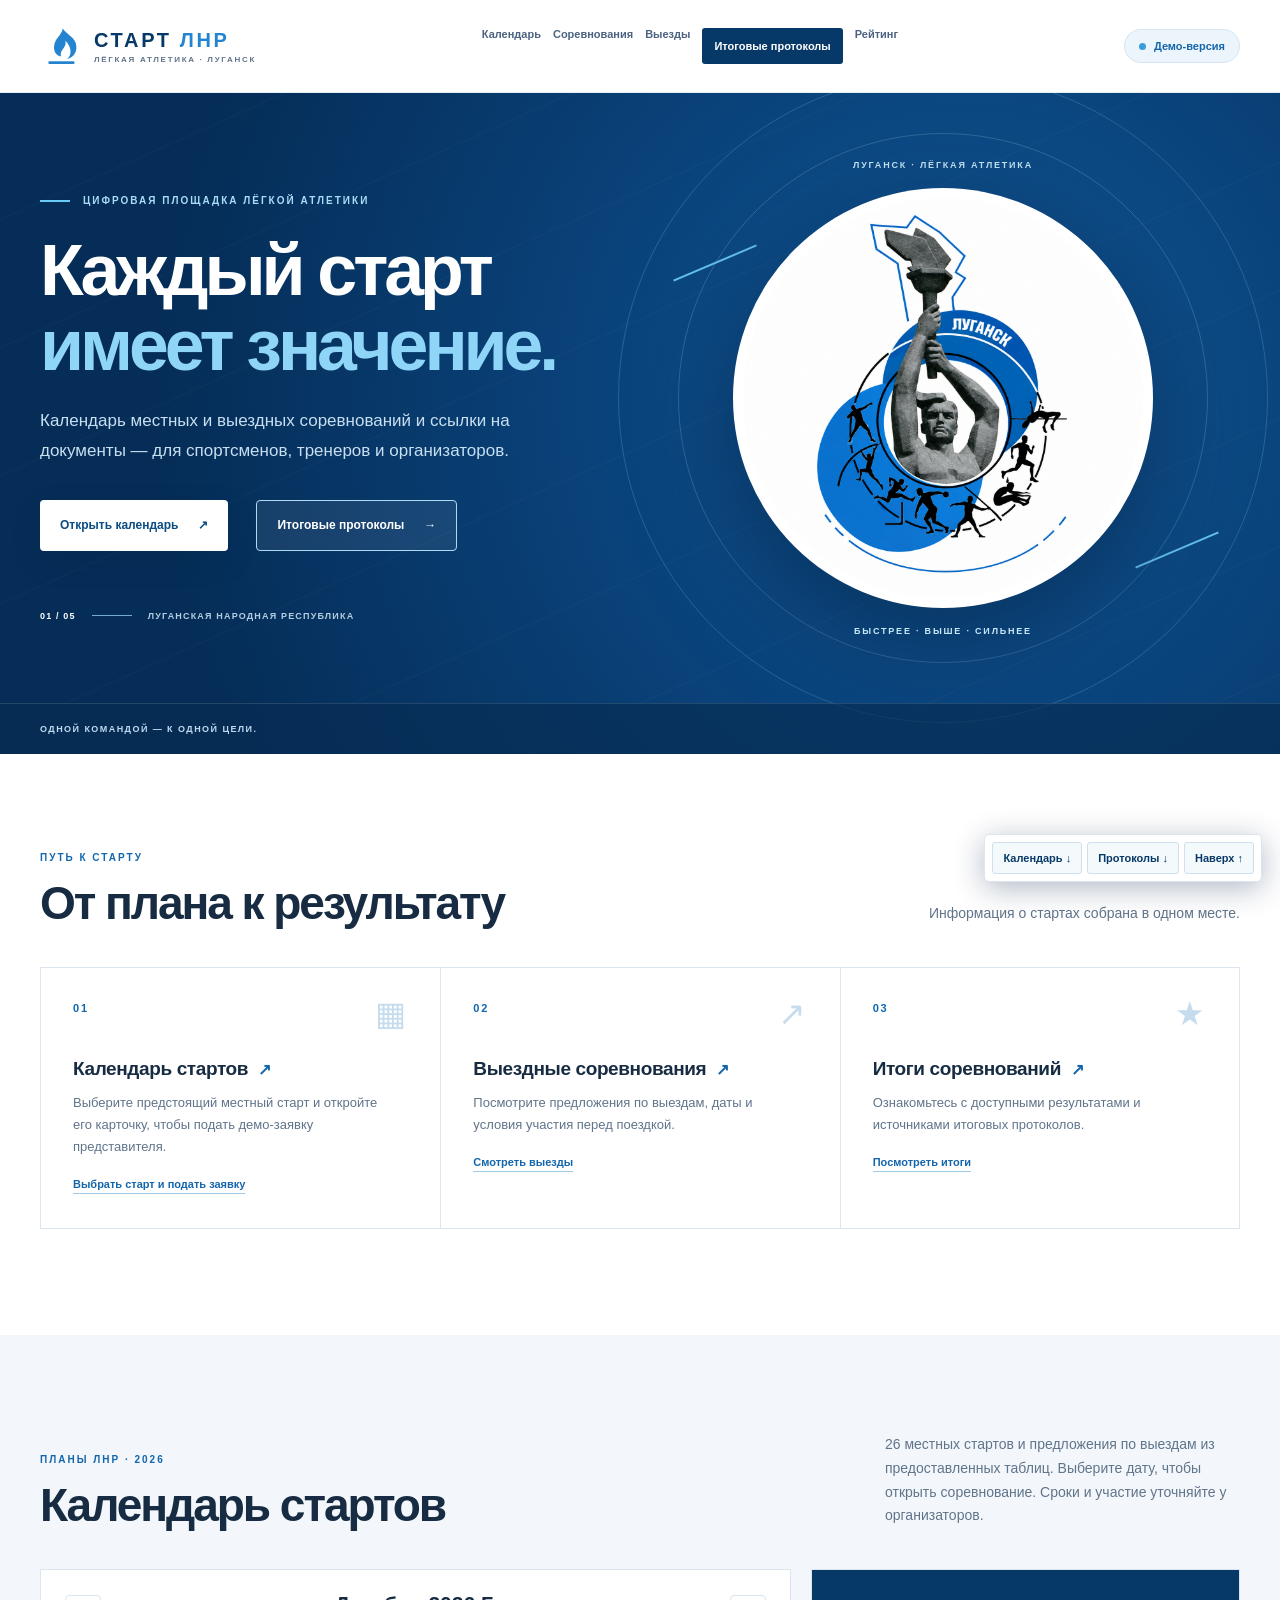
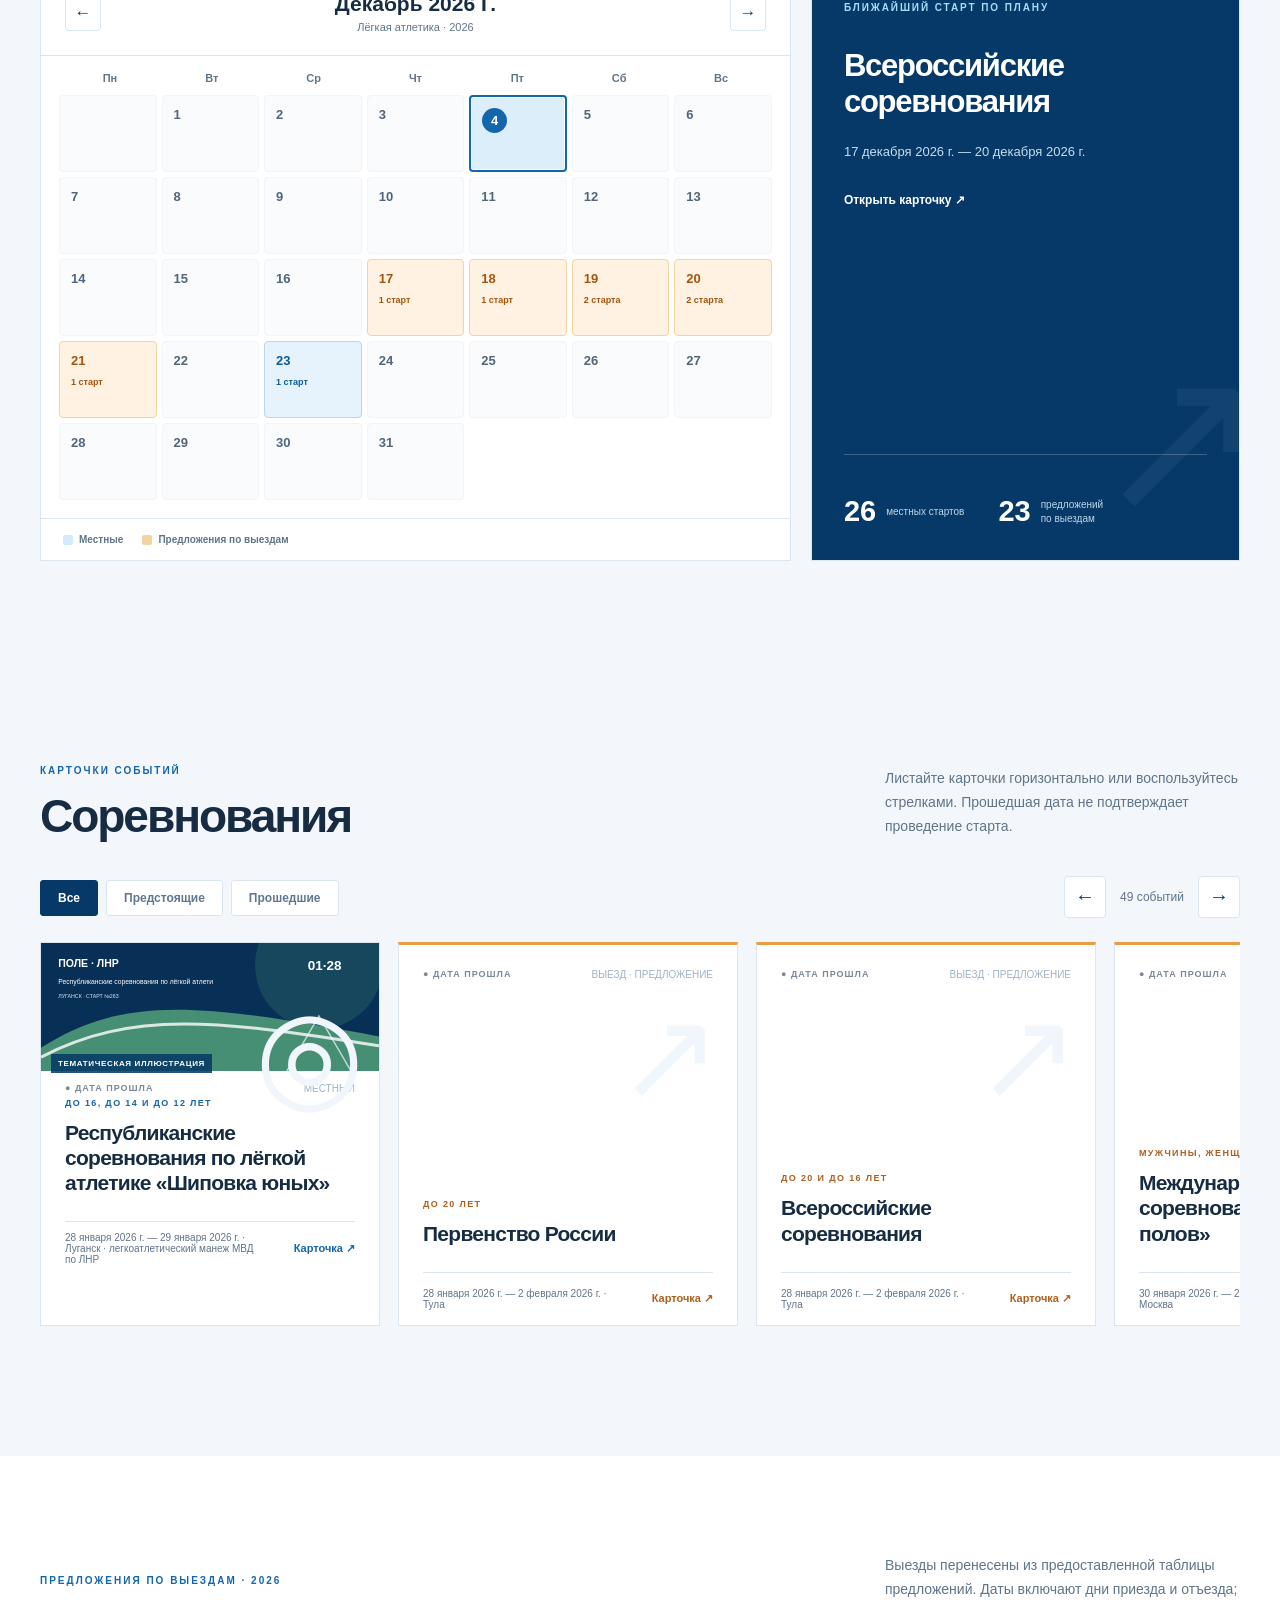
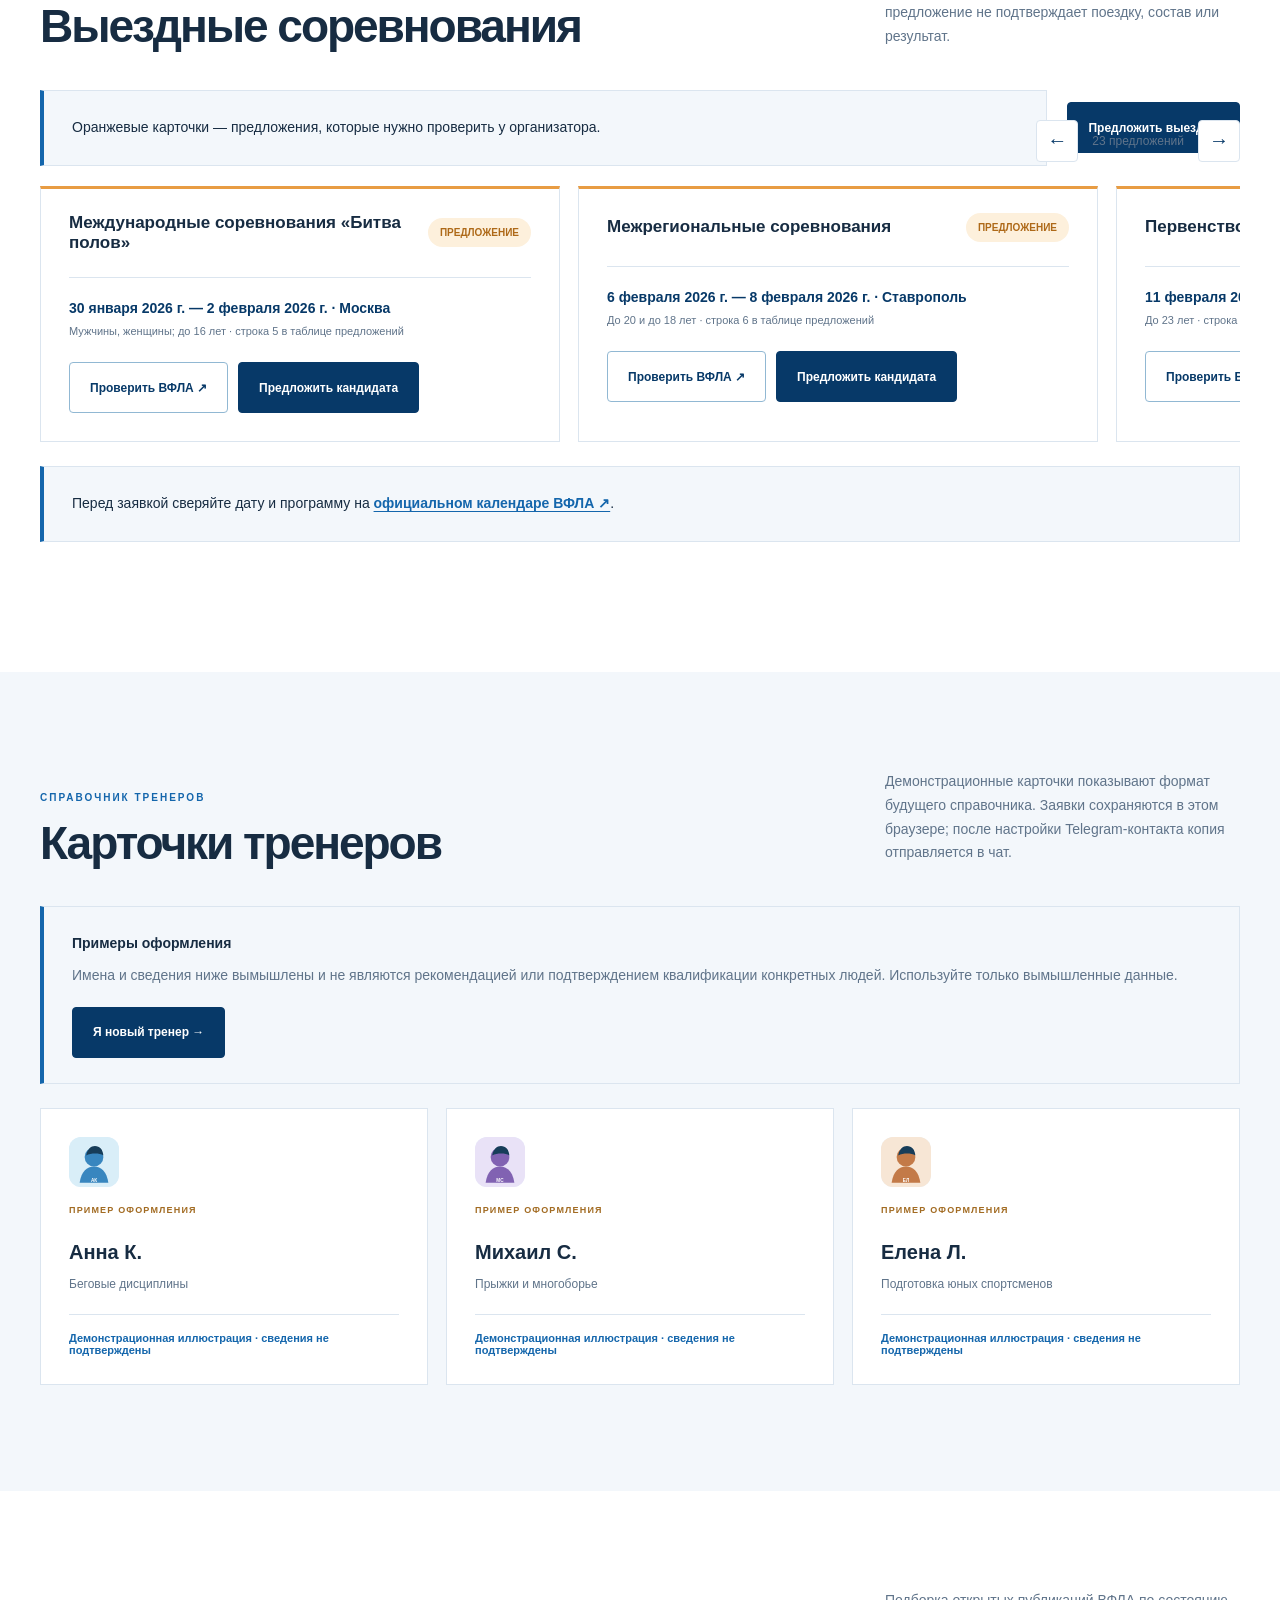
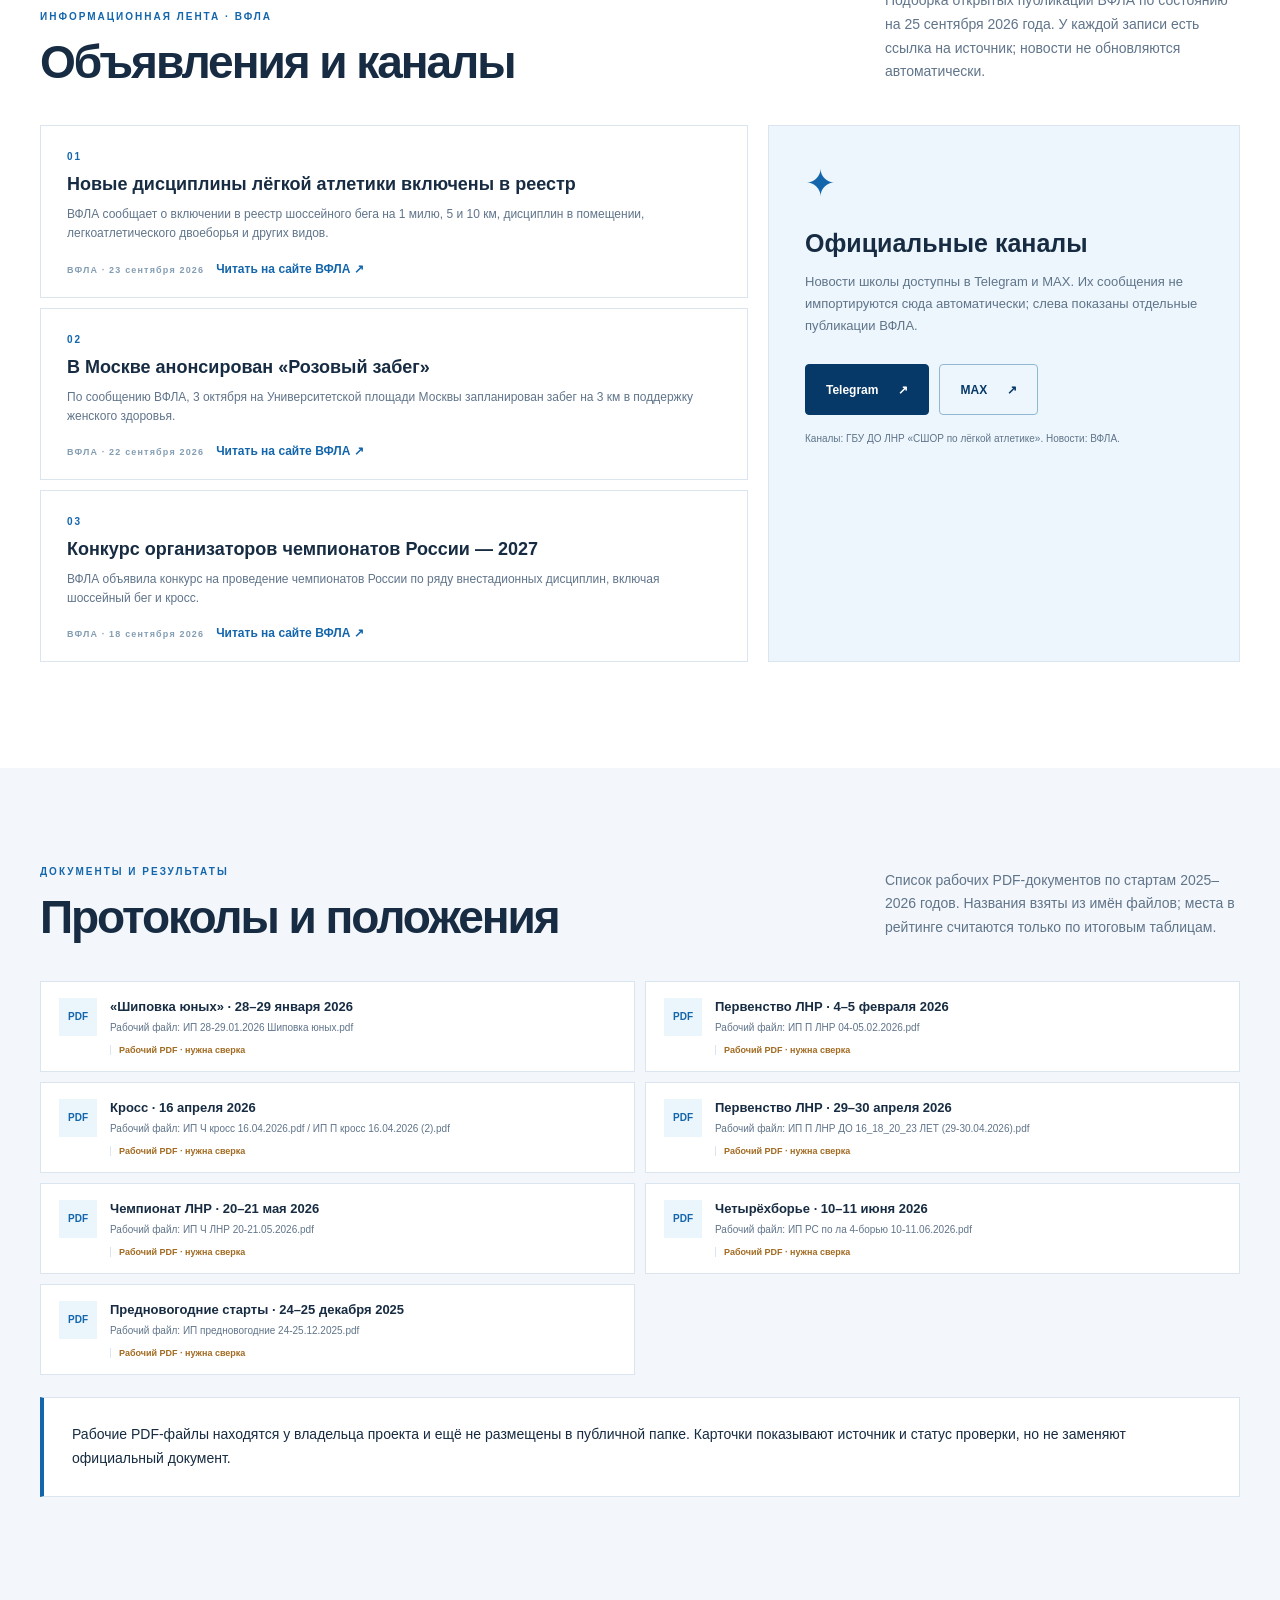
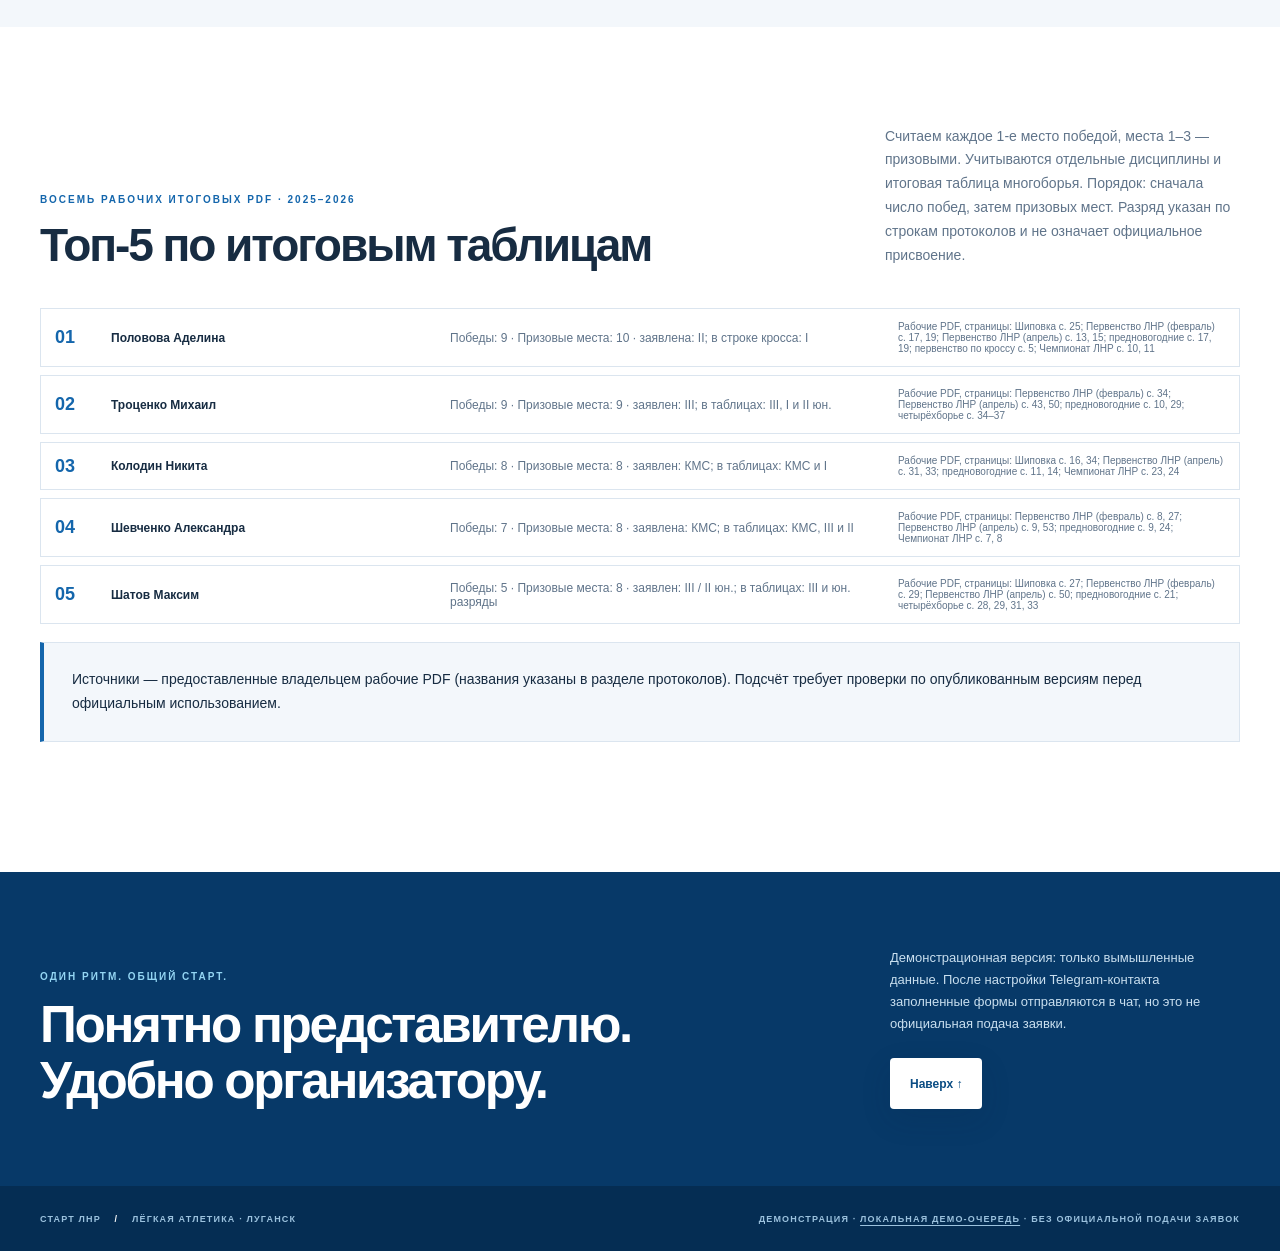
<file: index.html>
<!doctype html>
<html lang="ru">
<head>
  <meta charset="utf-8"><meta name="viewport" content="width=device-width, initial-scale=1">
  <meta name="theme-color" content="#073c70"><meta name="description" content="Старт ЛНР — демонстрация цифровой площадки лёгкой атлетики Луганска."><meta name="telegram-endpoint" content="">
  <title>Старт ЛНР — демонстрация</title><link rel="stylesheet" href="styles.css"><script src="script.js" defer></script>
</head>
<body>
<a class="skip-link" href="#content">К содержимому</a>
<header class="site-header"><div class="shell header-inner">
  <a class="logo" href="#top" aria-label="Старт ЛНР — наверх"><span class="logo-mark" aria-hidden="true"><svg viewBox="0 0 48 48" fill="none"><path d="M26 4c-1 8-10 11-10 22 0 5 3 9 8 10-2-8 7-10 5-18 7 7 8 16 2 21 9-3 12-10 10-18C39 14 31 11 26 4Z" fill="currentColor"/><path d="M11 43h27" stroke="currentColor" stroke-width="3" stroke-linecap="round"/></svg></span><span>СТАРТ <b>ЛНР</b><small>ЛЁГКАЯ АТЛЕТИКА · ЛУГАНСК</small></span></a>
  <nav class="header-nav" aria-label="Разделы сайта"><a href="#calendar">Календарь</a><a href="#events">Соревнования</a><a href="#trips">Выезды</a><a class="nav-highlight" href="#protocols">Итоговые протоколы</a><a href="#ranking">Рейтинг</a></nav><span class="demo-pill"><span class="pulse"></span> Демо-версия</span>
</div></header>
<main id="content">
<section class="hero" id="top"><div class="hero-grid shell"><div class="hero-copy"><p class="eyebrow"><span class="eyebrow-line"></span> ЦИФРОВАЯ ПЛОЩАДКА ЛЁГКОЙ АТЛЕТИКИ</p><h1>Каждый старт<br><em>имеет значение.</em></h1><p class="hero-lead">Календарь местных и выездных соревнований и ссылки на документы — для спортсменов, тренеров и организаторов.</p><div class="hero-actions"><a class="button button-white" href="#calendar">Открыть календарь <span>↗</span></a><a class="button button-hero-outline" href="#protocols">Итоговые протоколы <span>→</span></a></div><div class="hero-caption"><span class="caption-number">01 / 05</span><span class="caption-rule"></span><span>ЛУГАНСКАЯ НАРОДНАЯ РЕСПУБЛИКА</span></div></div><div class="hero-art"><div class="orbit orbit-outer"></div><div class="orbit orbit-inner"></div><span class="art-label art-label-top">ЛУГАНСК · ЛЁГКАЯ АТЛЕТИКА</span><div class="art-disc"><img src="emblem-no-text.png" alt="Эмблема лёгкой атлетики Луганска без нижней надписи"></div><span class="art-label art-label-bottom">БЫСТРЕЕ · ВЫШЕ · СИЛЬНЕЕ</span><span class="art-stroke one"></span><span class="art-stroke two"></span></div></div><div class="hero-bottom"><div class="shell hero-bottom-inner"><span>ОДНОЙ КОМАНДОЙ — К ОДНОЙ ЦЕЛИ.</span></div></div></section>

<section class="section shell" id="workflow"><div class="section-heading"><div><span class="kicker">ПУТЬ К СТАРТУ</span><h2>От плана к результату</h2></div><p>Информация о стартах собрана в одном месте.</p></div><div class="steps"><a class="step step-link" href="#calendar"><span class="step-number">01</span><span class="step-icon">▦</span><h3>Календарь стартов <b>↗</b></h3><p>Выберите предстоящий местный старт и откройте его карточку, чтобы подать демо-заявку представителя.</p><span class="step-action">Выбрать старт и подать заявку</span></a><a class="step step-link" href="#trips"><span class="step-number">02</span><span class="step-icon">↗</span><h3>Выездные соревнования <b>↗</b></h3><p>Посмотрите предложения по выездам, даты и условия участия перед поездкой.</p><span class="step-action">Смотреть выезды</span></a><a class="step step-link" href="#protocols"><span class="step-number">03</span><span class="step-icon">★</span><h3>Итоги соревнований <b>↗</b></h3><p>Ознакомьтесь с доступными результатами и источниками итоговых протоколов.</p><span class="step-action">Посмотреть итоги</span></a></div></section>

<section class="calendar-section section" id="calendar"><div class="shell"><div class="section-heading"><div><span class="kicker">ПЛАНЫ ЛНР · 2026</span><h2>Календарь стартов</h2></div><p>26 местных стартов и предложения по выездам из предоставленных таблиц. Выберите дату, чтобы открыть соревнование. Сроки и участие уточняйте у организаторов.</p></div><div class="calendar-layout"><div class="calendar-card"><div class="calendar-head"><button class="month-arrow" data-month="prev" aria-label="Предыдущий месяц">←</button><div><strong id="monthTitle">2026</strong><small id="monthSub">Лёгкая атлетика · 2026</small></div><button class="month-arrow" data-month="next" aria-label="Следующий месяц">→</button></div><div class="weekdays"><span>Пн</span><span>Вт</span><span>Ср</span><span>Чт</span><span>Пт</span><span>Сб</span><span>Вс</span></div><div class="calendar-grid" id="calendarGrid"></div><div class="calendar-legend"><span><i class="legend-local"></i> Местные</span><span><i class="legend-trip"></i> Предложения по выездам</span></div></div><aside class="calendar-side"><div class="side-label">БЛИЖАЙШИЙ СТАРТ ПО ПЛАНУ</div><h3 id="nextEventTitle"></h3><p id="nextEventDate"></p><button class="text-button" id="nextEventButton">Открыть карточку <span>↗</span></button><div class="mini-stats"><div><b id="localCount">26</b><span>местных стартов</span></div><div><b id="tripCount">—</b><span>предложений<br>по выездам</span></div></div></aside></div></div></section>

<section class="events-section section" id="events"><div class="shell"><div class="section-heading"><div><span class="kicker">КАРТОЧКИ СОБЫТИЙ</span><h2>Соревнования</h2></div><p>Листайте карточки горизонтально или воспользуйтесь стрелками. Прошедшая дата не подтверждает проведение старта.</p></div><div class="filters"><button class="filter active" data-filter="all" aria-pressed="true">Все</button><button class="filter" data-filter="planned" aria-pressed="false">Предстоящие</button><button class="filter" data-filter="past" aria-pressed="false">Прошедшие</button></div><div class="slider-controls"><button type="button" id="sliderPrev" aria-label="Предыдущие соревнования">←</button><span id="sliderCount" aria-live="polite"></span><button type="button" id="sliderNext" aria-label="Следующие соревнования">→</button></div><div class="event-grid" id="eventGrid" tabindex="0" aria-label="Слайдер соревнований"></div></div></section>

<section class="section shell" id="trips"><div class="section-heading"><div><span class="kicker">ПРЕДЛОЖЕНИЯ ПО ВЫЕЗДАМ · 2026</span><h2>Выездные соревнования</h2></div><p>Выезды перенесены из предоставленной таблицы предложений. Даты включают дни приезда и отъезда; предложение не подтверждает поездку, состав или результат.</p></div><div class="trip-toolbar"><span class="source-note">Оранжевые карточки — предложения, которые нужно проверить у организатора.</span><button class="button button-blue" id="suggestTrip" type="button">Предложить выезд →</button></div><div class="slider-controls trip-slider-controls"><button type="button" id="tripPrev" aria-label="Предыдущие выезды">←</button><span id="tripSliderCount" aria-live="polite"></span><button type="button" id="tripNext" aria-label="Следующие выезды">→</button></div><div class="trip-slider" id="tripSlider" tabindex="0" aria-label="Слайдер предложений по выездам"></div><p class="source-note">Перед заявкой сверяйте дату и программу на <a href="https://rusathletics.info/meropriyatiya/calendar/" target="_blank" rel="noopener noreferrer">официальном календаре ВФЛА ↗</a>.</p></section>

<section class="directory-section section" id="coaches"><div class="shell"><div class="section-heading"><div><span class="kicker">СПРАВОЧНИК ТРЕНЕРОВ</span><h2>Карточки тренеров</h2></div><p>Демонстрационные карточки показывают формат будущего справочника. Заявки сохраняются в этом браузере; после настройки Telegram-контакта копия отправляется в чат.</p></div><div class="source-note"><strong>Примеры оформления</strong><p>Имена и сведения ниже вымышлены и не являются рекомендацией или подтверждением квалификации конкретных людей. Используйте только вымышленные данные.</p><button class="button button-blue" id="newCoach" type="button">Я новый тренер →</button></div><div class="coach-grid" id="coachGrid"></div></div></section>

<section class="news-section section" id="news"><div class="shell"><div class="section-heading"><div><span class="kicker">ИНФОРМАЦИОННАЯ ЛЕНТА · ВФЛА</span><h2>Объявления и каналы</h2></div><p>Подборка открытых публикаций ВФЛА по состоянию на 25 сентября 2026 года. У каждой записи есть ссылка на источник; новости не обновляются автоматически.</p></div><div class="news-layout"><div class="news-list" id="newsList"></div><aside class="news-connect"><div class="news-icon">✦</div><h3>Официальные каналы</h3><p>Новости школы доступны в Telegram и MAX. Их сообщения не импортируются сюда автоматически; слева показаны отдельные публикации ВФЛА.</p><div class="channel-actions"><a class="button button-blue" href="https://t.me/sdushorlugansk" target="_blank" rel="noopener noreferrer">Telegram <span>↗</span></a><a class="button button-outline" href="https://max.ru/id9403006509_gos" target="_blank" rel="noopener noreferrer">MAX <span>↗</span></a></div><small>Каналы: ГБУ ДО ЛНР «СШОР по лёгкой атлетике». Новости: ВФЛА.</small></aside></div></div></section>

<section class="protocol-section section" id="protocols"><div class="shell"><div class="section-heading"><div><span class="kicker">ДОКУМЕНТЫ И РЕЗУЛЬТАТЫ</span><h2>Протоколы и положения</h2></div><p>Список рабочих PDF-документов по стартам 2025–2026 годов. Названия взяты из имён файлов; места в рейтинге считаются только по итоговым таблицам.</p></div><div class="protocol-list" id="protocolList"></div><p class="source-note">Рабочие PDF-файлы находятся у владельца проекта и ещё не размещены в публичной папке. Карточки показывают источник и статус проверки, но не заменяют официальный документ.</p></div></section>
<section class="section shell" id="ranking"><div class="section-heading"><div><span class="kicker">ВОСЕМЬ РАБОЧИХ ИТОГОВЫХ PDF · 2025–2026</span><h2>Топ‑5 по итоговым таблицам</h2></div><p>Считаем каждое 1-е место победой, места 1–3 — призовыми. Учитываются отдельные дисциплины и итоговая таблица многоборья. Порядок: сначала число побед, затем призовых мест. Разряд указан по строкам протоколов и не означает официальное присвоение.</p></div><div class="ranking-list" id="rankingList"></div><p class="source-note">Источники — предоставленные владельцем рабочие PDF (названия указаны в разделе протоколов). Подсчёт требует проверки по опубликованным версиям перед официальным использованием.</p></section>

<section class="closing"><div class="shell closing-inner"><div><span class="kicker">ОДИН РИТМ. ОБЩИЙ СТАРТ.</span><h2>Понятно представителю.<br>Удобно организатору.</h2></div><div><p>Демонстрационная версия: только вымышленные данные. После настройки Telegram-контакта заполненные формы отправляются в чат, но это не официальная подача заявки.</p><a class="button button-white" href="#top">Наверх ↑</a></div></div></section>
</main><footer class="footer"><div class="shell footer-inner"><span>СТАРТ ЛНР <span class="footer-divider">/</span> ЛЁГКАЯ АТЛЕТИКА · ЛУГАНСК</span><span>ДЕМОНСТРАЦИЯ · <a href="admin.html">ЛОКАЛЬНАЯ ДЕМО-ОЧЕРЕДЬ</a> · БЕЗ ОФИЦИАЛЬНОЙ ПОДАЧИ ЗАЯВОК</span></div></footer><nav class="quick-nav" aria-label="Быстрые переходы"><a href="#calendar">Календарь ↓</a><a href="#protocols">Протоколы ↓</a><a href="#top">Наверх ↑</a></nav>
<div class="modal-backdrop hidden" id="modalBackdrop"><section class="modal" role="dialog" aria-modal="true" aria-labelledby="modalTitle"><button class="modal-close" id="modalClose" aria-label="Закрыть">×</button><div id="modalContent"></div></section></div>
</body></html>
</file>
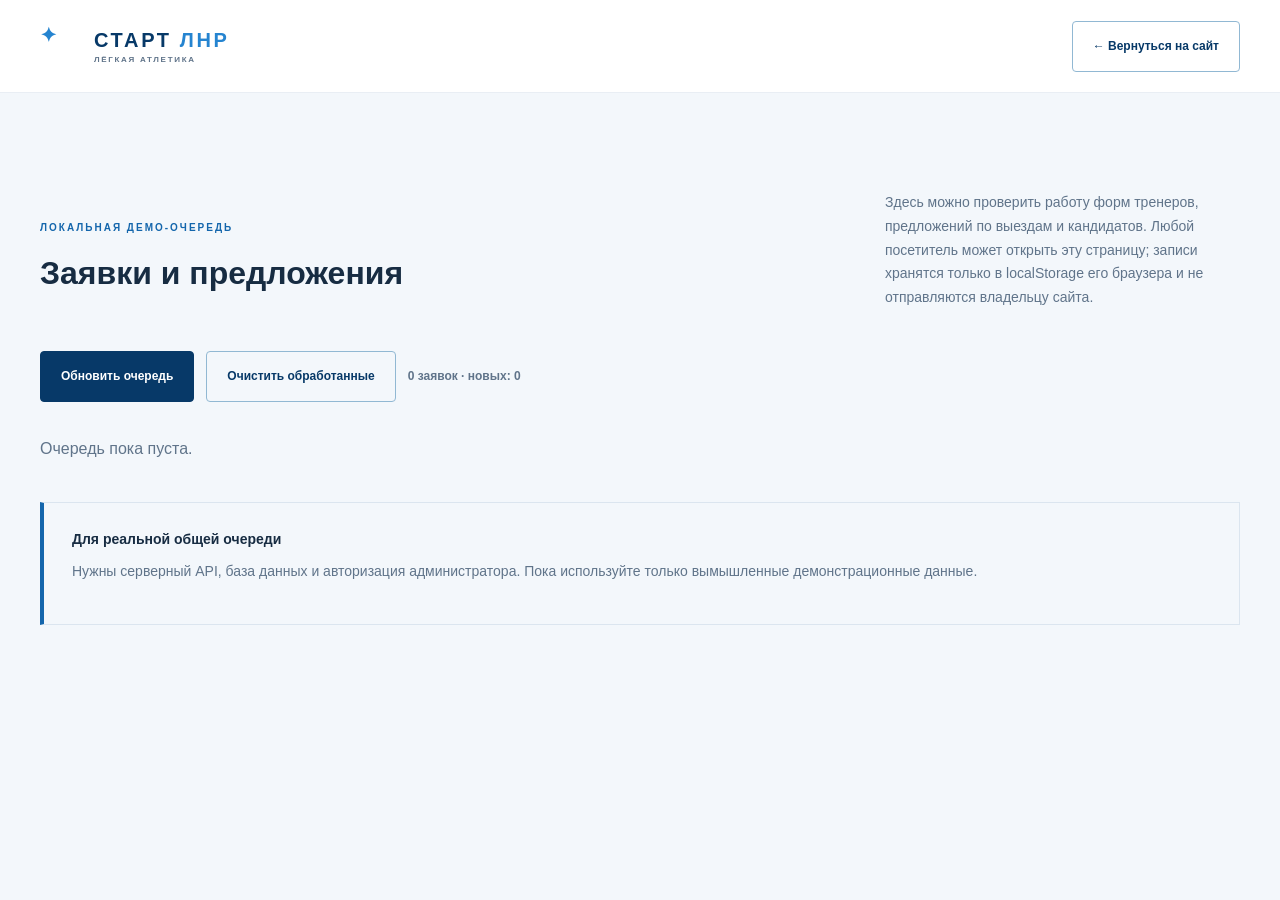
<file: admin.html>
<!doctype html><html lang="ru"><head><meta charset="utf-8"><meta name="viewport" content="width=device-width, initial-scale=1"><title>Старт ЛНР · демо-очередь</title><link rel="stylesheet" href="styles.css"></head><body class="admin-page"><header class="site-header"><div class="shell header-inner"><a class="logo" href="index.html"><span class="logo-mark">✦</span><span>СТАРТ <b>ЛНР</b><small>ЛЁГКАЯ АТЛЕТИКА</small></span></a><a class="button button-outline" href="index.html">← Вернуться на сайт</a></div></header><main class="section shell"><div class="section-heading"><div><span class="kicker">ЛОКАЛЬНАЯ ДЕМО-ОЧЕРЕДЬ</span><h1>Заявки и предложения</h1></div><p>Здесь можно проверить работу форм тренеров, предложений по выездам и кандидатов. Любой посетитель может открыть эту страницу; записи хранятся только в localStorage его браузера и не отправляются владельцу сайта.</p></div><div class="admin-toolbar"><button class="button button-blue" id="refresh" type="button">Обновить очередь</button><button class="button button-outline" id="clear" type="button">Очистить обработанные</button><span id="summary"></span></div><div id="adminList" class="admin-list"></div><div class="source-note"><strong>Для реальной общей очереди</strong><p>Нужны серверный API, база данных и авторизация администратора. Пока используйте только вымышленные демонстрационные данные.</p></div></main><script src="admin.js"></script></body></html>
</file>
<file: styles.css>
:root{--navy:#073968;--deep:#052d57;--blue:#1466ac;--bright:#2584d0;--sky:#92d8f7;--ink:#172c42;--muted:#60748a;--line:#dbe5ef;--pale:#f3f7fb;--white:#fff;--max:1200px}
*{box-sizing:border-box}
html{scroll-behavior:smooth}
body{margin:0;background:var(--white);color:var(--ink);font-family:"Segoe UI",Arial,sans-serif;-webkit-font-smoothing:antialiased}
button{font:inherit;cursor:pointer}
a{color:inherit;text-decoration:none}
button:focus-visible,a:focus-visible{outline:3px solid #f7ba3b;outline-offset:4px}
.shell{width:min(var(--max),calc(100% - 80px));margin:auto}
.skip-link{position:absolute;z-index:20;top:-100px;left:20px;padding:12px;background:white}.skip-link:focus{top:12px}
.site-header{position:relative;z-index:2;background:#fff;border-bottom:1px solid #e9eef4}
.header-inner{min-height:92px;display:flex;align-items:center;justify-content:space-between;gap:30px}
.logo{display:inline-flex;align-items:center;gap:12px;color:var(--navy);font-weight:900;letter-spacing:.13em;font-size:20px;white-space:nowrap}
.logo b{color:var(--bright)}.logo small{display:block;margin-top:3px;font-size:8px;letter-spacing:.21em;font-weight:800;color:var(--muted)}
.logo-mark{width:42px;height:46px;color:var(--bright)}.logo-mark svg{width:100%;height:100%}
.header-nav{display:flex;gap:34px;font-size:13px;font-weight:700;color:#4b6280}.header-nav a:hover{color:var(--blue)}
.demo-pill{display:inline-flex;align-items:center;gap:8px;background:#edf5fc;border:1px solid #d3e5f4;border-radius:99px;color:var(--blue);padding:10px 14px;font-size:11px;font-weight:800;white-space:nowrap}.pulse,.dot{width:7px;height:7px;display:inline-block;border-radius:50%;background:#3b9cda}
.hero{background:radial-gradient(circle at 75% 46%,#155b9d 0,#0a447d 33%,var(--deep) 78%);position:relative;overflow:hidden;color:white}
.hero:before{content:"";position:absolute;inset:0;opacity:.22;background:repeating-linear-gradient(156deg,transparent 0,transparent 115px,rgba(255,255,255,.12) 116px,transparent 117px)}
.hero-grid{position:relative;z-index:1;min-height:610px;display:grid;grid-template-columns:1fr 1fr;align-items:center;gap:12px}
.hero-copy{padding:75px 0 65px}.eyebrow,.kicker{font-size:10px;letter-spacing:.2em;font-weight:900}.eyebrow{display:flex;align-items:center;gap:13px;color:#a9dcf7}.eyebrow-line{width:30px;height:2px;background:#67ccf5}
.hero h1{font-size:clamp(46px,5.6vw,78px);line-height:1.04;letter-spacing:-.057em;margin:27px 0 24px;font-weight:850}.hero h1 em{font-style:normal;color:#8ed5f7}
.hero-lead{max-width:490px;color:#c8dff1;line-height:1.75;font-size:17px;margin:0}.hero-actions{display:flex;align-items:center;gap:28px;flex-wrap:wrap;margin-top:34px}
.button{display:inline-flex;align-items:center;justify-content:space-between;gap:20px;min-height:51px;padding:13px 20px;border-radius:4px;font-size:12px;font-weight:850}.button-white{color:#0a4c83;background:white;box-shadow:0 10px 30px #00254422}.button-white:hover{background:#ecf7fd}
.hero-link{font-size:12px;font-weight:800;color:#e1f3ff}.hero-link span{margin-left:8px}.hero-link:hover{text-decoration:underline}
.hero-caption{display:flex;align-items:center;gap:16px;margin-top:60px;font-size:9px;letter-spacing:.13em;font-weight:800;color:#b4cee2}.caption-number{color:white}.caption-rule{width:40px;height:1px;background:#75abd2}
.hero-art{position:relative;display:flex;align-items:center;justify-content:center;min-height:590px}.orbit{position:absolute;border:1px solid #82c3e73d;border-radius:50%;width:650px;height:650px}.orbit-inner{width:530px;height:530px;border-color:#aed9f637}.art-disc{width:min(420px,77%);aspect-ratio:1;border:10px solid #ffffff24;box-shadow:0 30px 100px #001b3685;border-radius:50%;overflow:hidden;background:#fff;z-index:1}.art-disc img{display:block;width:100%;height:100%;object-fit:contain;padding:0}
.art-label{position:absolute;z-index:1;color:#c6e8f8;font-size:9px;font-weight:850;letter-spacing:.2em}.art-label-top{top:57px}.art-label-bottom{bottom:57px}.art-stroke{position:absolute;width:90px;height:2px;background:#65c4ed;transform:rotate(-23deg)}.art-stroke.one{left:4%;top:27%}.art-stroke.two{right:3%;bottom:24%}
.hero-bottom{position:relative;z-index:1;background:#062c53aa;border-top:1px solid #ffffff1e}.hero-bottom-inner{min-height:50px;display:flex;justify-content:space-between;align-items:center;color:#c0daf0;font-size:9px;font-weight:800;letter-spacing:.16em}
.section{padding-top:98px;padding-bottom:106px;scroll-margin-top:20px}.section-heading{display:flex;justify-content:space-between;gap:40px;align-items:end;margin-bottom:38px}.kicker{display:block;color:var(--blue);margin-bottom:15px}.section-heading h2{font-size:clamp(32px,3.6vw,47px);line-height:1.1;letter-spacing:-.045em;margin:0}.section-heading p{color:var(--muted);font-size:14px;line-height:1.7;max-width:355px;margin:0 0 3px}
.steps{display:grid;grid-template-columns:repeat(3,1fr);border:1px solid var(--line)}.step{padding:30px 32px 34px;min-height:238px;position:relative}.step+ .step{border-left:1px solid var(--line)}.step-number{font-size:11px;font-weight:900;letter-spacing:.16em;color:var(--blue)}.step-icon{position:absolute;top:26px;right:34px;color:#c5dcee;font-size:33px}.step h3{font-size:19px;margin:42px 0 12px;letter-spacing:-.02em}.step p{font-size:13px;line-height:1.7;color:var(--muted);margin:0;max-width:305px}
.events-section{background:var(--pale)}.filters{display:flex;gap:8px;margin:0 0 24px;flex-wrap:wrap}.filter{background:#fff;border:1px solid var(--line);border-radius:3px;padding:10px 17px;color:#61778f;font-size:12px;font-weight:750}.filter.active,.filter:hover{background:var(--navy);border-color:var(--navy);color:#fff}
.event-grid{display:grid;grid-template-columns:repeat(3,1fr);gap:18px}.event-card{position:relative;display:flex;flex-direction:column;min-height:330px;padding:24px 24px 0;background:#fff;border:1px solid var(--line);overflow:hidden}.event-card[hidden]{display:none}.event-card:hover{box-shadow:0 18px 35px #0d407015;transform:translateY(-3px);transition:transform .2s,box-shadow .2s}.event-top{display:flex;align-items:center;justify-content:space-between}.tag{font-size:9px;letter-spacing:.11em;font-weight:900}.tag-open{color:#118d74}.tag-closed{color:#7c8896}.event-index{font-size:10px;color:#a0b3c5}.event-symbol{position:absolute;right:15px;top:48px;color:#f0f6fb;font-size:125px;line-height:1}.event-type{margin-top:auto;position:relative;z-index:1;color:var(--blue);font-size:9px;letter-spacing:.15em;font-weight:900}.event-card h3{position:relative;z-index:1;font-size:23px;letter-spacing:-.035em;line-height:1.2;margin:12px 0 26px}.event-bottom{border-top:1px solid var(--line);min-height:53px;display:flex;align-items:center;justify-content:space-between;gap:10px;color:var(--muted);font-size:11px}.event-bottom span:last-child{color:var(--blue);font-size:20px}.empty{color:var(--muted)}.hidden{display:none}
.preview-frame{border:1px solid var(--line);box-shadow:0 18px 55px #1538550d}.preview-bar{padding:24px 26px;display:flex;justify-content:space-between;gap:15px;align-items:center;border-bottom:1px solid var(--line)}.preview-title{display:flex;align-items:center;gap:16px}.preview-symbol{width:43px;height:43px;background:var(--pale);color:var(--blue);display:grid;place-items:center;font-size:23px}.preview-title small{display:block;font-size:9px;font-weight:850;letter-spacing:.13em;color:var(--blue);margin-bottom:5px}.preview-title strong{font-size:16px}.segmented{display:flex;background:var(--pale);padding:4px;border-radius:4px}.segmented button{border:0;background:transparent;border-radius:3px;color:var(--muted);font-size:11px;font-weight:750;padding:10px 15px}.segmented button.active{background:#fff;color:var(--blue);box-shadow:0 1px 4px #123b6020}
.table-scroll{overflow:auto}table{width:100%;border-collapse:collapse;min-width:630px;text-align:left}th{background:#f8fafc;color:#65798d;font-size:10px;letter-spacing:.09em;text-transform:uppercase;font-weight:850}th,td{padding:18px 26px;border-bottom:1px solid #eaf0f5}td{font-size:12px;color:#536b82}tr:last-child td{border:0}.athlete-name{font-weight:800;color:var(--ink)}.pending{color:#8a9bad}.place{font-weight:900;color:var(--blue)}.preview-footer{display:flex;justify-content:space-between;gap:20px;padding:19px 26px;background:#f9fbfd;align-items:center;font-size:11px;color:var(--muted)}.preview-footer .dot{background:#76b9dd;margin-right:8px}.print-link{border:0;background:transparent;color:var(--blue);font-weight:800;font-size:11px;padding:8px}.print-link:hover{text-decoration:underline}
.closing{background:var(--navy);color:#fff}.closing-inner{display:flex;justify-content:space-between;gap:60px;align-items:end;padding-top:75px;padding-bottom:77px}.closing .kicker{color:#93d5f3}.closing h2{font-size:clamp(38px,4vw,55px);letter-spacing:-.045em;line-height:1.1;margin:0}.closing-inner>div:last-child{max-width:350px}.closing p{font-size:13px;line-height:1.7;color:#c9dfef;margin:0 0 23px}.footer{background:#052d53;color:#9cc2de}.footer-inner{min-height:65px;display:flex;align-items:center;justify-content:space-between;gap:20px;font-size:9px;letter-spacing:.13em;font-weight:800}.footer-divider{padding:0 10px;color:#fff}
@media(max-width:1000px){.shell{width:min(var(--max),calc(100% - 48px))}.header-nav{gap:16px}.hero-grid{grid-template-columns:1.1fr .9fr}.hero-art{min-height:510px}.orbit{width:520px;height:520px}.orbit-inner{width:440px;height:440px}.art-disc{width:85%}.event-card{min-height:330px}}
@media(max-width:760px){.shell{width:calc(100% - 36px)}.header-inner{min-height:78px;gap:10px}.logo{font-size:16px}.logo-mark{width:35px;height:39px}.logo small{font-size:7px}.header-nav{display:none}.demo-pill{padding:8px 10px;font-size:9px}.hero-grid{display:flex;flex-direction:column;align-items:stretch;gap:0}.hero-copy{padding:60px 0 12px}.hero h1{font-size:clamp(43px,10vw,65px)}.hero-lead{font-size:15px}.hero-caption{margin-top:35px}.hero-art{min-height:395px}.orbit{width:410px;height:410px}.orbit-inner{width:345px;height:345px}.art-disc{width:300px}.art-label-top{top:10px}.art-label-bottom{bottom:13px}.hero-bottom-inner{font-size:8px}.hero-bottom-inner span:last-child{display:none}.section{padding-top:70px;padding-bottom:75px}.section-heading{display:block}.section-heading p{margin-top:18px;max-width:550px}.steps,.event-grid{grid-template-columns:1fr}.step+ .step{border-left:0;border-top:1px solid var(--line)}.step{min-height:190px}.step h3{margin-top:27px}.event-card{min-height:275px}.preview-bar{align-items:start;flex-direction:column}.closing-inner{display:block;padding-top:65px;padding-bottom:65px}.closing-inner>div:last-child{margin-top:27px}.footer-inner{font-size:8px;align-items:flex-start;flex-direction:column;padding-top:22px;padding-bottom:22px}}
@media(max-width:420px){.hero-actions{gap:17px}.hero-link{font-size:11px}.hero-art{min-height:335px}.art-disc{width:250px}.orbit{width:340px;height:340px}.orbit-inner{width:285px;height:285px}.art-label{font-size:7px}.preview-footer{align-items:start;flex-direction:column}.caption-rule{width:22px}}
@media(prefers-reduced-motion:reduce){html{scroll-behavior:auto}*{transition:none!important}}
@media print{body{background:white}.site-header,.hero,.intro-section,.events-section,.section-heading,.closing,.footer,.preview-bar .segmented,.preview-footer{display:none!important}.preview-section{padding:0}.preview-frame{border:0;box-shadow:none}table{min-width:0}th,td{padding:12px;font-size:11px}tr{break-inside:avoid}}

/* Calendar, competition detail and presentation dashboards */
.header-nav{gap:22px}.header-nav a{white-space:nowrap}
.calendar-section{background:#f3f7fb}.calendar-layout{display:grid;grid-template-columns:minmax(0,1.75fr) minmax(250px,1fr);gap:20px}
.calendar-card,.calendar-side,.trip-board,.coach-card,.news-item,.news-connect{background:#fff;border:1px solid var(--line)}
.calendar-head{display:flex;align-items:center;justify-content:space-between;padding:22px 24px;border-bottom:1px solid var(--line);text-align:center}
.calendar-head strong{font-size:21px;text-transform:capitalize;display:block}.calendar-head small,.trip-board-head small{font-size:11px;color:var(--muted);display:block;margin-top:5px}
.month-arrow{border:1px solid var(--line);background:white;color:var(--navy);height:36px;width:36px;border-radius:4px;font-size:17px}.month-arrow:hover{background:#ebf6fd}
.weekdays,.calendar-grid{display:grid;grid-template-columns:repeat(7,minmax(0,1fr))}.weekdays{padding:16px 18px 4px;text-align:center;color:var(--muted);font-size:11px;font-weight:800}
.calendar-grid{padding:7px 18px 18px;gap:5px}.calendar-day,.day-blank{min-height:77px;display:flex;align-items:flex-start;justify-content:flex-start;flex-direction:column;padding:11px;background:#f9fbfd;border:1px solid #f1f4f8;border-radius:4px;text-align:left;color:#52657a}
.calendar-day strong{font-size:13px}.calendar-day small{font-size:9px;margin-top:9px;font-weight:800}.calendar-day.has-event{cursor:pointer;border-color:#bad6ed;background:#e7f3fc;color:#0b5c9c}.calendar-day.has-event:hover{box-shadow:inset 0 0 0 2px #3186c2}.calendar-day.trip{background:#fff2e2;border-color:#f4d3a3;color:#a4540e}
.calendar-legend{padding:15px 22px;border-top:1px solid var(--line);display:flex;flex-wrap:wrap;gap:19px;font-size:10px;color:var(--muted);font-weight:750}.calendar-legend span{display:flex;align-items:center;gap:6px}.calendar-legend i{width:10px;height:10px;border-radius:2px;background:#d3eaff}.calendar-legend .legend-trip{background:#f4d3a3}.calendar-legend .legend-open{background:#56ab87}
.calendar-side{padding:32px;display:flex;flex-direction:column;align-items:flex-start;background:#073968;color:white;position:relative;overflow:hidden}.calendar-side:after{content:"↗";position:absolute;right:-30px;bottom:15px;font-size:210px;color:#ffffff0c;line-height:1}.side-label{color:#a7dcf7;font-size:10px;letter-spacing:.19em;font-weight:850}.calendar-side h3{font-size:31px;line-height:1.15;letter-spacing:-.04em;margin:35px 0 12px;z-index:1}.calendar-side p{color:#c6dcee;font-size:13px}.calendar-side .text-button{color:white;margin-top:13px;z-index:1}.mini-stats{margin-top:auto;width:100%;display:flex;gap:34px;padding-top:40px;border-top:1px solid #ffffff35;z-index:1}.mini-stats div{display:flex;align-items:center;gap:10px}.mini-stats b{font-size:29px}.mini-stats span{font-size:10px;line-height:1.4;color:#bcd6e8}
.event-card{min-height:295px}.event-card h3{font-size:21px}.event-symbol{pointer-events:none}.trip-card{border-top:3px solid #e89c43}.trip-card .event-type,.trip-card .event-bottom .text-button{color:#ad601f}.tag-planned{color:#3471a2}.text-button{border:0;background:none;color:var(--blue);font-size:12px;font-weight:850;padding:8px 0;cursor:pointer}.text-button:hover{text-decoration:underline}.event-bottom{align-items:center}.event-bottom span:first-child{font-size:10px;max-width:65%}.event-bottom .text-button{white-space:nowrap}.event-bottom .text-button:last-child{font-size:11px}
.trip-board{padding:0 28px 28px}.trip-board-head{display:flex;align-items:center;justify-content:space-between;gap:20px;padding:24px 0;border-bottom:1px solid var(--line)}.trip-board-head strong{font-size:17px}.status-badge{padding:9px 12px;background:#fdf0dc;color:#ae6918;border-radius:99px;font-size:10px;font-weight:850;white-space:nowrap}.request-row{padding:20px 0;border-bottom:1px solid var(--line);display:flex;justify-content:space-between;gap:24px}.request-row strong{font-size:14px}.request-row small{display:block;color:var(--muted);font-size:11px;line-height:1.5;margin-top:6px}.request-right{text-align:right;min-width:275px}.request-status{font-weight:800;font-size:11px;color:#9b6a2e}.request-status.approved{color:#168569}.request-status.declined{color:#a84b4b}.request-status.clarification{color:#226a9e}.request-controls{display:flex;gap:6px;justify-content:flex-end;flex-wrap:wrap;margin-top:9px}.decision{border:1px solid var(--line);background:#fff;padding:7px 8px;border-radius:3px;font-size:10px;color:#486681}.decision:hover,.decision.selected{background:#e9f3fc;border-color:#88bfe6;color:#075584}.trip-board>.button{margin-top:22px}
.trip-toolbar{display:flex;align-items:center;justify-content:space-between;gap:20px;margin-bottom:18px}.trip-toolbar .source-note{margin:0;flex:1}.trip-slider{display:flex;gap:18px;overflow-x:auto;scroll-snap-type:x mandatory;scrollbar-width:thin;padding:4px 4px 24px}.trip-slide{flex:0 0 min(520px,calc(100% - 4px));scroll-snap-align:start;border-top:3px solid #e89c43}.trip-slide .trip-date{font-size:14px;color:var(--navy);font-weight:750;margin:22px 0 5px}.trip-slide>small{color:var(--muted);font-size:11px;line-height:1.5}.trip-slide-actions{display:flex;gap:10px;flex-wrap:wrap;margin-top:23px}.trip-slider-controls{margin:0 0 12px}.coach-avatar{object-fit:cover;border-radius:12px}
.admin-page{background:var(--pale)}.admin-page .section{min-height:calc(100vh - 157px)}.admin-toolbar{display:flex;align-items:center;gap:12px;flex-wrap:wrap;margin-bottom:22px}.admin-toolbar>span{font-size:12px;color:var(--muted);font-weight:750}.admin-list{display:grid;gap:14px;margin-bottom:28px}.admin-request{background:#fff;border:1px solid var(--line);padding:23px 26px}.admin-request.approved{border-left:4px solid #168569}.admin-request.declined{border-left:4px solid #a84b4b;opacity:.75}.admin-request.clarification{border-left:4px solid #226a9e}.admin-request-head{display:flex;align-items:center;justify-content:space-between;gap:16px}.admin-request h2{font-size:21px;margin:11px 0 16px}.admin-status{font-size:10px;font-weight:850;color:var(--blue);text-transform:uppercase;letter-spacing:.1em}.admin-request-details{border-top:1px solid var(--line);border-bottom:1px solid var(--line);padding:10px 0;margin-bottom:12px}.admin-request-details p{font-size:12px;color:var(--muted);margin:7px 0}.admin-request-details strong{color:var(--ink)}.admin-actions{display:flex;gap:8px;flex-wrap:wrap;margin-top:18px}.admin-request small{font-size:10px;color:var(--muted)}.footer a{color:inherit;text-decoration:underline;text-underline-offset:3px}
.button-blue{background:var(--navy);color:white;border:1px solid var(--navy)}.button-blue:hover{background:#135a98}
.directory-section{background:#f3f7fb}.coach-grid{display:grid;grid-template-columns:repeat(3,1fr);gap:18px}.coach-card{padding:28px}.coach-avatar{width:50px;height:50px;background:#e9f3fc;color:var(--blue);display:grid;place-items:center;font-weight:900;font-size:14px}.coach-card h3{margin:26px 0 11px;font-size:20px}.coach-card p{color:var(--muted);font-size:12px;line-height:1.6;margin:0 0 20px}.coach-card small{border-top:1px solid var(--line);padding-top:17px;display:block;color:var(--blue);font-size:11px;font-weight:750}
.news-layout{display:grid;grid-template-columns:1.5fr 1fr;gap:20px}.news-item{padding:20px 26px;position:relative}.news-item+.news-item{margin-top:10px}.news-count{font-size:10px;color:var(--blue);font-weight:900;letter-spacing:.2em}.news-item h3{font-size:18px;margin:10px 0}.news-item p{font-size:12px;color:var(--muted);line-height:1.6;margin:0 0 15px}.news-item small{font-size:9px;letter-spacing:.13em;color:#839db3;font-weight:800}.news-connect{padding:36px;background:#ecf6fc}.news-icon{font-size:37px;color:var(--blue)}.news-connect h3{font-size:25px;margin:24px 0 12px}.news-connect p{line-height:1.7;color:var(--muted);font-size:13px;margin-bottom:27px}.news-connect small{font-size:10px;line-height:1.5;color:var(--muted);display:block;margin-top:16px}
.modal-open{overflow:hidden}.modal-backdrop{position:fixed;inset:0;z-index:20;background:#072344ba;display:flex;align-items:center;justify-content:center;padding:18px}.modal-backdrop.hidden{display:none}.modal{background:white;width:min(680px,100%);max-height:min(90vh,850px);overflow-y:auto;position:relative;box-shadow:0 20px 80px #01172980;padding:37px 42px}.modal-close{position:absolute;right:16px;top:12px;border:0;background:#f1f6fa;color:#285473;width:32px;height:32px;border-radius:3px;font-size:23px}.modal h2{font-size:clamp(26px,4vw,36px);line-height:1.15;letter-spacing:-.04em;margin:10px 30px 20px 0}.modal-details{background:#f3f7fb;padding:15px 22px}.detail-line{margin:10px 0;color:var(--muted);font-size:12px}.detail-line strong{color:var(--ink)}.detail-tabs{display:flex;gap:8px;border-bottom:1px solid var(--line);margin-top:25px;flex-wrap:wrap}.detail-tabs button{border:0;background:transparent;padding:12px 13px;color:var(--muted);font-size:12px;font-weight:750}.detail-tabs button.active{color:var(--blue);box-shadow:inset 0 -2px var(--blue)}.detail-panel{min-height:130px;padding:18px 0}.detail-panel h3{font-size:16px;margin:0 0 9px}.detail-panel p,.modal .muted{line-height:1.7;font-size:13px;color:var(--muted)}.modal-actions{border-top:1px solid var(--line);padding-top:20px}.notice{font-size:11px;color:#7d6870;line-height:1.6;background:#f8f4ee;padding:10px 13px}.demo-form{display:grid;gap:13px}.form-field{font-size:12px;font-weight:750;color:var(--ink);display:grid;gap:7px}.form-field input,.form-field textarea{font:inherit;font-weight:400;border:1px solid #cad8e5;padding:12px 13px;border-radius:3px;color:var(--ink);width:100%;background:white}.form-field textarea{min-height:94px;resize:vertical}.demo-form .button{justify-content:center}
.athlete-fields,.athlete-events{display:grid;gap:12px}.athlete-entry{min-width:0;border:1px solid var(--line);padding:16px;display:grid;gap:12px}.athlete-entry legend{font-weight:800;color:var(--blue);padding:0 6px}.athlete-event-row{display:flex;align-items:end;gap:12px}.athlete-event-row .form-field{flex:1;min-width:0}.athlete-entry>.text-button{justify-self:start}.admin-athlete{border-left:3px solid var(--blue);padding:8px 14px;margin:12px 0;background:#f3f7fb}.admin-athlete p{margin:6px 0}
.news-source{display:inline-block;margin-left:12px;color:var(--blue);font-size:12px;font-weight:800}.news-source:hover{text-decoration:underline}
@media(max-width:1000px){.calendar-layout{grid-template-columns:1.5fr 1fr}.calendar-day,.day-blank{min-height:65px}.calendar-side{padding:23px}.mini-stats{gap:15px}.calendar-side h3{font-size:25px}}
@media(max-width:760px){.calendar-layout,.news-layout{grid-template-columns:1fr}.calendar-side{min-height:260px}.mini-stats{margin-top:25px}.coach-grid{grid-template-columns:1fr}.request-row{flex-direction:column;gap:10px}.request-right{text-align:left;min-width:0}.request-controls{justify-content:flex-start}.trip-board-head{align-items:start;flex-direction:column}.calendar-day,.day-blank{min-height:62px;padding:8px}.calendar-grid{gap:3px;padding:7px 9px 16px}.calendar-day small{font-size:8px;margin-top:5px}.modal{padding:27px 20px}.event-card h3{margin-bottom:18px}}
@media(max-width:760px){.trip-toolbar{align-items:stretch;flex-direction:column}.trip-toolbar .button{justify-content:center}.trip-slide{flex-basis:calc(100% - 4px)}}
@media(max-width:420px){.calendar-day,.day-blank{min-height:52px;padding:5px}.calendar-day small{font-size:7px}.calendar-legend{gap:10px}.news-connect{padding:25px}.event-bottom{flex-wrap:wrap;padding:10px 0}.event-bottom span:first-child{max-width:100%}}
@media print{.calendar-section,.directory-section,.news-section,#trips,.modal-backdrop{display:none!important}}
.channel-actions{display:flex;flex-wrap:wrap;gap:10px}.button-outline{border:1px solid #91b8d3;background:transparent;color:var(--navy)}.button-outline:hover{background:#fff}
.admin-demo{display:flex;align-items:center;justify-content:space-between;gap:20px;margin-top:18px;background:white;border:1px solid var(--line);padding:22px 26px}.admin-demo strong{font-size:15px}.admin-demo p{color:var(--muted);font-size:12px;line-height:1.6;margin:6px 0 0}.admin-demo .button{white-space:nowrap}.form-field select{border:1px solid #cad8e5;padding:12px 13px;border-radius:3px;background:#fff;color:var(--ink);width:100%;font:inherit;font-weight:400}.form-field input[type=file]{font-size:11px}.modal-actions .text-button{margin-left:15px}
.result-list,.ranking-list{display:grid;gap:8px;margin:18px 0}.result-row,.ranking-row{display:grid;grid-template-columns:1.2fr 1.5fr auto;gap:12px;align-items:center;border:1px solid var(--line);padding:12px 14px;font-size:12px}.result-row span,.ranking-row span,.ranking-row small{color:var(--muted)}.ranking-row{grid-template-columns:44px 1.2fr 1.6fr 1.2fr;background:#fff}.ranking-number{font-size:18px!important;font-weight:900;color:var(--blue)!important}.request-controls{display:flex;flex-wrap:wrap;gap:8px;margin-top:12px}
@media(max-width:760px){.admin-demo{align-items:flex-start;flex-direction:column}.modal-actions .text-button{margin-left:0;display:block}.ranking-row{grid-template-columns:36px 1fr}.ranking-row>span:nth-of-type(2),.ranking-row small{grid-column:2}.ranking-row small{overflow-wrap:anywhere}}
.admin-note{color:#286ba3!important}.suggestion-item{padding:12px;border:1px solid var(--line);color:var(--muted);font-size:12px}#suggestions h3{font-size:16px;margin-top:26px}
@media print{#workflow{display:none!important}#preview{padding:0!important}.hero,.calendar-section,.events-section,.directory-section,.news-section,#trips,.closing,.footer,.site-header{display:none!important}}
/* Clear access to official documents and section navigation */
.header-nav .nav-highlight{background:var(--navy);color:#fff;padding:12px;border-radius:3px}.header-nav .nav-highlight:hover{background:var(--blue);color:#fff}
.header-inner{gap:15px}.header-nav{gap:12px}.header-nav a{font-size:11px}
.tag-past{color:#7c8896}.source-note{border:1px solid var(--line);border-left:4px solid var(--blue);background:#f3f7fb;padding:25px 28px;color:var(--ink);font-size:14px;line-height:1.7;margin:0 0 24px}.source-note p{color:var(--muted);margin:8px 0 15px}.source-note a{color:var(--blue);font-weight:800;text-decoration:underline;text-underline-offset:3px}
.protocol-section{background:#f3f7fb}.protocol-section .source-note{background:#fff}.day-event-link{display:block;width:100%;padding:14px;text-align:left;background:white;color:var(--navy);border:1px solid var(--line);font-weight:750;margin-bottom:7px}.day-event-link:hover{background:#ecf6fc}
.quick-nav{position:fixed;z-index:5;bottom:18px;right:18px;display:flex;gap:5px;background:white;padding:7px;box-shadow:0 6px 30px #001f4550;border:1px solid var(--line);border-radius:5px}.quick-nav a{font-size:11px;font-weight:800;color:var(--navy);padding:9px 10px;border-radius:3px}.quick-nav a:hover{background:#eaf5fc}
@media(max-width:1100px){.header-nav{gap:7px}.header-nav a{font-size:10px}.header-inner{gap:9px}}
@media(max-width:760px){.header-nav{display:none}.quick-nav{bottom:0;right:0;left:0;justify-content:space-around;border-radius:0;padding:6px}.quick-nav a{font-size:11px}.footer{padding-bottom:53px}.hero-bottom-inner span:last-child{display:inline}.source-note{padding:18px}}
@media print{.quick-nav,.protocol-section,#ranking{display:none!important}}
/* Horizontal competition catalogue and document actions */
.slider-controls{display:flex;justify-content:flex-end;align-items:center;gap:14px;margin:-64px 0 20px;color:var(--muted);font-size:12px}
.slider-controls button{width:42px;height:42px;border:1px solid var(--line);background:#fff;color:var(--navy);border-radius:4px;font-size:20px}.slider-controls button:hover{background:#e5f2fb}
.event-grid{display:flex;gap:18px;overflow-x:auto;scroll-snap-type:x mandatory;overscroll-behavior-inline:contain;scrollbar-width:thin;padding:4px 4px 24px}
.event-card{flex:0 0 min(340px,calc(100% - 4px));scroll-snap-align:start;overflow-wrap:anywhere}
.event-grid .empty{padding:30px 0}.document-links{display:flex;flex-wrap:wrap;gap:12px;margin-bottom:22px}.document-links .button{max-width:100%;white-space:normal}
.source-note button{margin-top:4px}.calendar-day.trip{background:#fff2e2;border-color:#f4d3a3;color:#a4540e}
.calendar-day.is-today{border:2px solid var(--blue);box-shadow:inset 0 0 0 1px #fff;background:#dceefa;color:var(--navy)}.calendar-day.is-today strong{display:grid;place-items:center;min-width:25px;height:25px;padding:0 4px;border-radius:50%;background:var(--blue);color:#fff}.calendar-day.is-today.trip{background:#fff2e2}.calendar-day.is-today.has-event:hover{box-shadow:inset 0 0 0 2px var(--blue)}
@media(max-width:760px){.slider-controls{margin:0 0 20px;justify-content:flex-start}.event-card{flex-basis:min(340px,calc(100% - 4px))}}
.button-hero-outline{border:1px solid #afdaf3;color:#fff;background:#ffffff12}.button-hero-outline:hover{background:#ffffff28}
.quick-nav a{border:1px solid #cfdfed;background:#f4f9fc}.quick-nav a:hover{background:#dceefa}
.step-link{display:block;color:inherit;transition:background .2s,box-shadow .2s,transform .2s}.step-link:hover{background:#f2f8fc;box-shadow:inset 0 0 0 2px #b8d9ed;transform:translateY(-2px)}.step-link h3 b{color:var(--blue);font-size:16px;margin-left:5px}.step-action{display:inline-block;margin-top:20px;color:var(--blue);font-size:11px;font-weight:850;border-bottom:1px solid #9fc8e2;padding-bottom:3px}
.event-photo{width:calc(100% + 48px);height:128px;object-fit:cover;margin:-24px -24px 12px;display:block}.photo-note{position:absolute;top:111px;left:10px;padding:5px 7px;background:#073968dd;color:#fff;font-size:8px;font-weight:850;letter-spacing:.08em}.event-card:has(.event-photo) .event-type{margin-top:4px}
.coach-demo-label{display:block;margin-top:18px;color:#a26b22;font-size:9px;letter-spacing:.13em;font-weight:900}
.protocol-list{display:grid;grid-template-columns:repeat(2,minmax(0,1fr));gap:10px;margin:0 0 22px}.protocol-item{display:grid;grid-template-columns:auto 1fr;align-items:start;gap:13px;background:#fff;border:1px solid var(--line);padding:16px 18px}.protocol-mark{display:grid;place-items:center;width:38px;height:38px;background:#eaf5fc;color:var(--blue);font-size:10px;font-weight:900}.protocol-item strong{display:block;font-size:13px;line-height:1.35}.protocol-item small{display:block;color:var(--muted);font-size:10px;line-height:1.4;margin-top:5px;overflow-wrap:anywhere}.protocol-actions{display:flex;grid-column:2;align-items:center;gap:8px;flex-wrap:wrap;margin-top:-4px}.protocol-link{color:var(--blue);font-size:10px;font-weight:850;text-decoration:underline;text-underline-offset:3px}.protocol-link:hover{color:var(--navy)}.protocol-status{color:#a26b22;font-size:9px;font-weight:850;white-space:nowrap;border-left:1px solid var(--line);padding-left:8px}
@media(max-width:760px){.protocol-list{grid-template-columns:1fr}.protocol-item{grid-template-columns:auto 1fr}.protocol-actions{grid-column:2}.protocol-status{white-space:normal}}
</file>
